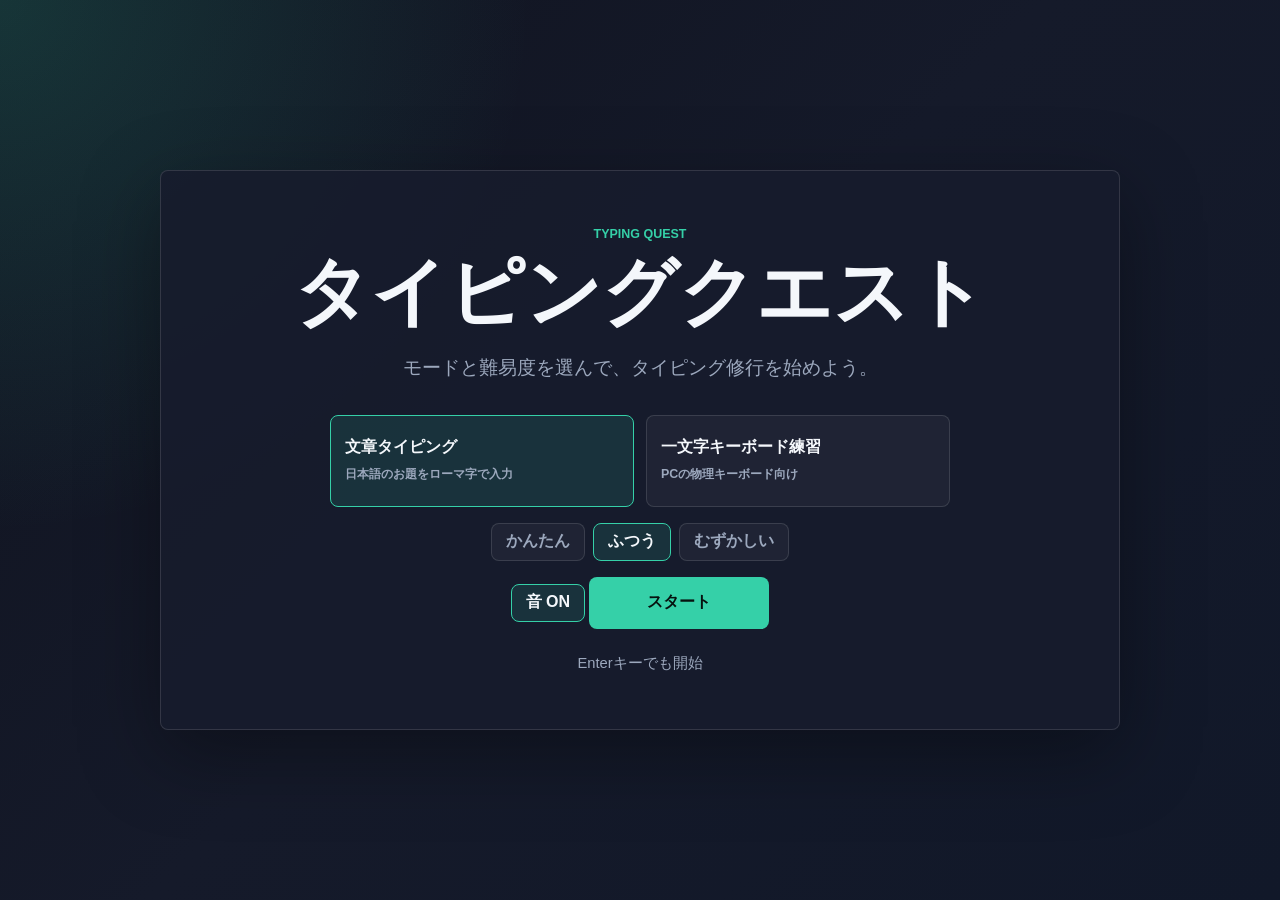
<file: index.html>
<!DOCTYPE html>
<html lang="ja">
<head>
  <meta charset="UTF-8">
  <meta name="viewport" content="width=device-width, initial-scale=1.0">
  <title>&#x30bf;&#x30a4;&#x30d4;&#x30f3;&#x30b0;&#x30af;&#x30a8;&#x30b9;&#x30c8;</title>
  <link rel="stylesheet" href="style.css">
</head>
<body>
  <main class="app-shell">
    <section id="startScreen" class="screen screen-active" aria-labelledby="gameTitle">
      <p class="eyebrow">Typing Quest</p>
      <h1 id="gameTitle">&#x30bf;&#x30a4;&#x30d4;&#x30f3;&#x30b0;&#x30af;&#x30a8;&#x30b9;&#x30c8;</h1>
      <p class="lead">&#x30e2;&#x30fc;&#x30c9;&#x3068;&#x96e3;&#x6613;&#x5ea6;&#x3092;&#x9078;&#x3093;&#x3067;&#x3001;&#x30bf;&#x30a4;&#x30d4;&#x30f3;&#x30b0;&#x4fee;&#x884c;&#x3092;&#x59cb;&#x3081;&#x3088;&#x3046;&#x3002;</p>

      <div class="mode-select" role="radiogroup" aria-label="&#x30e2;&#x30fc;&#x30c9;&#x9078;&#x629e;">
        <button id="phraseModeButton" class="mode-card mode-card-active" type="button" data-mode="phrase" aria-pressed="true">
          <span>&#x6587;&#x7ae0;&#x30bf;&#x30a4;&#x30d4;&#x30f3;&#x30b0;</span>
          <small>&#x65e5;&#x672c;&#x8a9e;&#x306e;&#x304a;&#x984c;&#x3092;&#x30ed;&#x30fc;&#x30de;&#x5b57;&#x3067;&#x5165;&#x529b;</small>
        </button>
        <button id="keyModeButton" class="mode-card" type="button" data-mode="key" aria-pressed="false">
          <span>&#x4e00;&#x6587;&#x5b57;&#x30ad;&#x30fc;&#x30dc;&#x30fc;&#x30c9;&#x7df4;&#x7fd2;</span>
          <small>PC&#x306e;&#x7269;&#x7406;&#x30ad;&#x30fc;&#x30dc;&#x30fc;&#x30c9;&#x5411;&#x3051;</small>
        </button>
      </div>

      <div id="keyFocusSelect" class="focus-select" aria-label="&#x4e00;&#x6587;&#x5b57;&#x30e2;&#x30fc;&#x30c9;&#x306e;&#x7df4;&#x7fd2;&#x30bf;&#x30a4;&#x30d7;" hidden>
        <button class="focus-button focus-button-active" type="button" data-focus="all">&#x5168;&#x4f53;</button>
        <button class="focus-button" type="button" data-focus="home">&#x30db;&#x30fc;&#x30e0;</button>
        <button class="focus-button" type="button" data-focus="left">&#x5de6;&#x624b;</button>
        <button class="focus-button" type="button" data-focus="right">&#x53f3;&#x624b;</button>
      </div>

      <div id="difficultySelect" class="difficulty-select" role="radiogroup" aria-label="&#x96e3;&#x6613;&#x5ea6;&#x9078;&#x629e;">
        <button class="difficulty-button" type="button" data-difficulty="easy" aria-pressed="false">&#x304b;&#x3093;&#x305f;&#x3093;</button>
        <button class="difficulty-button difficulty-button-active" type="button" data-difficulty="normal" aria-pressed="true">&#x3075;&#x3064;&#x3046;</button>
        <button class="difficulty-button" type="button" data-difficulty="hard" aria-pressed="false">&#x3080;&#x305a;&#x304b;&#x3057;&#x3044;</button>
      </div>

      <button id="soundToggleButton" class="sound-toggle" type="button" aria-pressed="true">&#x97f3; ON</button>

      <button id="startButton" class="primary-button" type="button">&#x30b9;&#x30bf;&#x30fc;&#x30c8;</button>
      <p class="hint">Enter&#x30ad;&#x30fc;&#x3067;&#x3082;&#x958b;&#x59cb;</p>
    </section>

    <section id="gameScreen" class="screen" aria-label="&#x30bf;&#x30a4;&#x30d4;&#x30f3;&#x30b0;&#x753b;&#x9762;">
      <div class="status-bar" aria-live="polite">
        <div>
          <span class="status-label">MODE</span>
          <strong id="modeText">&#x6587;&#x7ae0;</strong>
        </div>
        <div>
          <span class="status-label">TIME</span>
          <strong id="timeText">60</strong>
        </div>
        <div>
          <span class="status-label">SCORE</span>
          <strong id="scoreText">0</strong>
        </div>
        <div>
          <span class="status-label">OK</span>
          <strong id="correctText">0</strong>
        </div>
        <div>
          <span class="status-label">MISS</span>
          <strong id="missText">0</strong>
        </div>
        <div>
          <span class="status-label">STAGE</span>
          <strong id="stageText">1</strong>
        </div>
      </div>
      <div class="time-meter" aria-label="&#x6b8b;&#x308a;&#x6642;&#x9593;">
        <span id="timeBar" class="time-bar"></span>
      </div>

      <div class="game-layout">
        <div class="play-area">
          <div id="enemyStage" class="enemy-stage" aria-label="&#x6575;&#x30ad;&#x30e3;&#x30e9;&#x30af;&#x30bf;&#x30fc;">
            <img id="enemySprite" class="enemy-sprite" src="assets/monsters/monster-01.png" alt="&#x30e2;&#x30f3;&#x30b9;&#x30bf;&#x30fc;">
            <div class="enemy-hp" aria-label="&#x30e2;&#x30f3;&#x30b9;&#x30bf;&#x30fc;HP">
              <span id="enemyHpBar" class="enemy-hp-bar"></span>
            </div>
            <span class="enemy-caption">&#x5012;&#x3057;&#x305f;&#x6575; <strong id="defeatedText">0</strong></span>
            <span id="stageNotice" class="stage-notice"></span>
          </div>

          <div id="phraseStage" class="typing-stage">
            <p id="comboAttackText" class="combo-attack" aria-live="polite"></p>
            <p id="phraseText" class="phrase">&#x3042;&#x308a;&#x304c;&#x3068;&#x3046;</p>
            <p id="readingText" class="reading-text"></p>
            <p id="romajiGuide" class="romaji-guide" aria-label="&#x5165;&#x529b;&#x30ac;&#x30a4;&#x30c9;"></p>
            <input
              id="typingInput"
              class="typing-input"
              type="text"
              inputmode="latin"
              autocomplete="off"
              autocapitalize="off"
              spellcheck="false"
              aria-label="&#x30ed;&#x30fc;&#x30de;&#x5b57;&#x5165;&#x529b;&#x6b04;"
            >
          </div>

          <div id="keyStage" class="key-stage" hidden>
            <p class="mobile-note">&#x3053;&#x306e;&#x30e2;&#x30fc;&#x30c9;&#x306f;PC&#x306e;&#x7269;&#x7406;&#x30ad;&#x30fc;&#x30dc;&#x30fc;&#x30c9;&#x7df4;&#x7fd2;&#x5411;&#x3051;&#x3067;&#x3059;&#x3002;</p>
            <p class="key-target-label">&#x62bc;&#x3059;&#x30ad;&#x30fc;</p>
            <p id="keyTarget" class="key-target">A</p>
            <p class="combo-text">COMBO <strong id="comboText">0</strong></p>
            <div id="keyboard" class="keyboard" aria-label="QWERTY&#x30ad;&#x30fc;&#x30dc;&#x30fc;&#x30c9;"></div>
          </div>
        </div>

        <aside class="practice-tip" aria-live="polite">
          <span class="status-label">&#x7df4;&#x7fd2;&#x30e1;&#x30e2;</span>
          <strong id="liveWeakText">-</strong>
        </aside>
      </div>

      <div id="stageClearBanner" class="stage-clear-banner" aria-live="assertive" hidden>
        <span>STAGE CLEAR</span>
        <strong id="stageClearText">10 QUESTS!</strong>
      </div>
    </section>

    <section id="resultScreen" class="screen" aria-labelledby="resultTitle">
      <p class="eyebrow">Result</p>
      <h2 id="resultTitle">&#x7d50;&#x679c;</h2>
      <div class="result-grid">
        <div>
          <span class="status-label">&#x6b63;&#x89e3;&#x6570;</span>
          <strong id="resultCorrect">0</strong>
        </div>
        <div>
          <span class="status-label">&#x30df;&#x30b9;&#x6570;</span>
          <strong id="resultMiss">0</strong>
        </div>
        <div>
          <span class="status-label">&#x6b63;&#x78ba;&#x7387;</span>
          <strong id="resultAccuracy">0%</strong>
        </div>
        <div>
          <span class="status-label">&#x30b9;&#x30b3;&#x30a2;</span>
          <strong id="resultScore">0</strong>
        </div>
        <div>
          <span class="status-label">RANK</span>
          <strong id="rankText">C</strong>
        </div>
        <div id="resultDefeatedRow">
          <span class="status-label">&#x5012;&#x3057;&#x305f;&#x6575;</span>
          <strong id="resultDefeated">0</strong>
        </div>
        <div id="weakKeyRow">
          <span class="status-label">&#x82e6;&#x624b;&#x30ad;&#x30fc;</span>
          <strong id="weakKeyText">-</strong>
        </div>
        <div id="weakRomajiRow" class="wide">
          <span class="status-label">&#x82e6;&#x624b;&#x30ed;&#x30fc;&#x30de;&#x5b57;</span>
          <strong id="weakRomajiText">-</strong>
        </div>
        <div class="wide">
          <span class="status-label">&#x6700;&#x9ad8;&#x30b9;&#x30b3;&#x30a2;</span>
          <strong id="bestScoreText">0</strong>
        </div>
      </div>
      <div class="result-actions">
        <button id="retryButton" class="primary-button" type="button">&#x3082;&#x3046;&#x4e00;&#x5ea6;&#x3084;&#x308b;</button>
        <button id="changeSettingsButton" class="ghost-button" type="button">&#x96e3;&#x6613;&#x5ea6;&#x30fb;&#x30e2;&#x30fc;&#x30c9;&#x5909;&#x66f4;</button>
        <button id="resetBestButton" class="ghost-button" type="button">&#x6700;&#x9ad8;&#x30b9;&#x30b3;&#x30a2;&#x524a;&#x9664;</button>
      </div>
    </section>
  </main>

  <script src="script.js"></script>
</body>
</html>
</file>
<file: style.css>
:root {
  color-scheme: dark;
  --bg: #10131f;
  --panel: #171c2d;
  --panel-strong: #202846;
  --text: #f4f7fb;
  --muted: #9ca8bd;
  --accent: #35d0a8;
  --accent-strong: #20ad8b;
  --danger: #ff647c;
  --warning: #ffd166;
  --line: rgba(255, 255, 255, 0.12);
  --shadow: 0 24px 80px rgba(0, 0, 0, 0.35);
}

* {
  box-sizing: border-box;
}

body {
  min-height: 100vh;
  margin: 0;
  display: grid;
  place-items: center;
  padding: 12px;
  background:
    radial-gradient(circle at top left, rgba(53, 208, 168, 0.18), transparent 34%),
    linear-gradient(135deg, #10131f 0%, #151a2a 48%, #111829 100%);
  color: var(--text);
  font-family: "Segoe UI", "Hiragino Sans", "Yu Gothic UI", "Meiryo", sans-serif;
}

button,
input {
  font: inherit;
}

.app-shell {
  width: min(960px, 100%);
  max-height: calc(100vh - 24px);
  min-height: min(560px, calc(100vh - 24px));
  display: grid;
  place-items: center;
  overflow-y: auto;
  padding: clamp(14px, 2.5vw, 26px);
  border: 1px solid var(--line);
  border-radius: 8px;
  background: rgba(23, 28, 45, 0.88);
  box-shadow: var(--shadow);
}

.screen {
  width: 100%;
  display: none;
  text-align: center;
}

.screen-active {
  display: block;
}

.eyebrow {
  margin: 0 0 12px;
  color: var(--accent);
  font-size: 0.78rem;
  font-weight: 800;
  letter-spacing: 0;
  text-transform: uppercase;
}

h1,
h2 {
  margin: 0;
  line-height: 1.05;
}

h1 {
  font-size: clamp(2.3rem, 7vw, 4.7rem);
}

h2 {
  font-size: clamp(2rem, 6vw, 3.7rem);
}

.lead {
  max-width: 30rem;
  margin: 20px auto 30px;
  color: var(--muted);
  font-size: clamp(1rem, 2.5vw, 1.2rem);
  line-height: 1.7;
}

.hint {
  margin: 14px 0 0;
  color: var(--muted);
  font-size: 0.92rem;
}

.primary-button,
.ghost-button,
.mode-card {
  min-height: 52px;
  border-radius: 8px;
  cursor: pointer;
  font-weight: 800;
  transition: transform 160ms ease, background 160ms ease, border-color 160ms ease;
}

.primary-button {
  border: 0;
  min-width: 180px;
  padding: 0 28px;
  background: var(--accent);
  color: #06120f;
}

.primary-button:hover,
.primary-button:focus-visible {
  background: #45e0b8;
  transform: translateY(-1px);
}

.ghost-button {
  min-width: 150px;
  padding: 0 18px;
  border: 1px solid var(--line);
  background: transparent;
  color: var(--muted);
}

.ghost-button:hover,
.ghost-button:focus-visible {
  border-color: rgba(255, 100, 124, 0.65);
  color: var(--danger);
}

.mode-select {
  display: grid;
  grid-template-columns: repeat(2, minmax(0, 1fr));
  gap: 12px;
  margin: 0 auto 24px;
  max-width: 620px;
}

.focus-select {
  display: flex;
  flex-wrap: wrap;
  justify-content: center;
  gap: 8px;
  margin: -8px auto 22px;
}

.focus-select[hidden] {
  display: none;
}

.focus-button {
  min-height: 38px;
  padding: 0 14px;
  border: 1px solid var(--line);
  border-radius: 8px;
  background: rgba(255, 255, 255, 0.04);
  color: var(--muted);
  cursor: pointer;
  font-weight: 800;
}

.focus-button-active {
  border-color: var(--accent);
  background: rgba(53, 208, 168, 0.12);
  color: var(--text);
}

.difficulty-select {
  display: flex;
  flex-wrap: wrap;
  justify-content: center;
  gap: 8px;
  margin: -8px auto 16px;
}

.difficulty-button,
.sound-toggle {
  min-height: 38px;
  padding: 0 14px;
  border: 1px solid var(--line);
  border-radius: 8px;
  background: rgba(255, 255, 255, 0.04);
  color: var(--muted);
  cursor: pointer;
  font-weight: 800;
}

.difficulty-button-active,
.sound-toggle[aria-pressed="true"] {
  border-color: var(--accent);
  background: rgba(53, 208, 168, 0.12);
  color: var(--text);
}

.sound-toggle {
  margin: 0 auto 18px;
}

.mode-card {
  min-height: 92px;
  padding: 14px;
  border: 1px solid var(--line);
  background: rgba(255, 255, 255, 0.04);
  color: var(--text);
  text-align: left;
}

.mode-card span,
.mode-card small {
  display: block;
}

.mode-card span {
  margin-bottom: 7px;
  font-size: 1rem;
}

.mode-card small {
  color: var(--muted);
  font-size: 0.78rem;
  line-height: 1.5;
}

.mode-card-active {
  border-color: var(--accent);
  background: rgba(53, 208, 168, 0.12);
}

.status-bar,
.result-grid {
  display: grid;
  gap: 10px;
}

.status-bar {
  grid-template-columns: repeat(6, 1fr);
  gap: 7px;
  margin-bottom: 8px;
}

.time-meter {
  width: min(620px, 100%);
  height: 8px;
  overflow: hidden;
  margin: 0 auto clamp(10px, 2.5vw, 18px);
  border: 1px solid rgba(255, 255, 255, 0.16);
  border-radius: 999px;
  background: rgba(255, 255, 255, 0.08);
}

.time-bar {
  display: block;
  width: 100%;
  height: 100%;
  border-radius: inherit;
  background: linear-gradient(90deg, var(--accent), var(--warning));
  transition: width 220ms linear, background 180ms ease;
}

.time-bar.time-low {
  background: linear-gradient(90deg, var(--warning), var(--danger));
}

.game-layout {
  width: 100%;
  display: grid;
  grid-template-columns: minmax(0, 1fr) minmax(128px, 0.25fr);
  align-items: start;
  gap: 12px;
}

.play-area {
  min-width: 0;
}

.practice-tip {
  width: 100%;
  min-height: 104px;
  display: grid;
  align-content: start;
  gap: 8px;
  margin: 0;
  padding: 10px;
  border: 1px solid var(--line);
  border-radius: 8px;
  background: rgba(255, 255, 255, 0.04);
  text-align: left;
}

.practice-tip .status-label {
  margin: 0;
  white-space: nowrap;
}

.practice-tip strong {
  min-width: 0;
  color: var(--warning);
  font-size: 0.86rem;
  line-height: 1.45;
  overflow-wrap: anywhere;
}

.status-bar > div,
.result-grid > div {
  padding: 8px 10px;
  border: 1px solid var(--line);
  border-radius: 8px;
  background: rgba(255, 255, 255, 0.04);
}

.status-label {
  display: block;
  margin-bottom: 5px;
  color: var(--muted);
  font-size: 0.68rem;
  font-weight: 800;
  letter-spacing: 0;
}

.status-bar strong,
.result-grid strong {
  font-size: clamp(1rem, 3vw, 1.45rem);
}

.enemy-stage {
  min-height: 104px;
  display: grid;
  justify-items: center;
  align-items: center;
  gap: 6px;
  margin-bottom: clamp(10px, 2.5vw, 18px);
}

.enemy-stage[hidden] {
  display: none;
}

.enemy-sprite {
  display: inline-block;
  width: min(180px, 38vw);
  height: auto;
  line-height: 1;
  transform-origin: 50% 100%;
  transition: transform 160ms ease, opacity 160ms ease, filter 160ms ease;
  filter: drop-shadow(0 18px 24px rgba(0, 0, 0, 0.32));
  user-select: none;
}

.enemy-sprite.enemy-damaged {
  animation: enemyDamage 140ms ease-out;
}

.enemy-sprite.enemy-defeated {
  opacity: 0;
  filter: grayscale(1) drop-shadow(0 18px 24px rgba(0, 0, 0, 0.18));
  transform: translateY(30px) rotate(16deg) scale(0.7);
}

.enemy-sprite.enemy-spawn {
  animation: enemySpawn 180ms ease-out;
}

.enemy-caption {
  color: var(--muted);
  font-size: 0.82rem;
  font-weight: 700;
}

.stage-notice {
  min-height: 1.4em;
  color: var(--warning);
  font-size: 0.82rem;
  font-weight: 900;
}

.enemy-hp {
  width: min(240px, 70vw);
  height: 10px;
  overflow: hidden;
  border: 1px solid rgba(255, 255, 255, 0.18);
  border-radius: 999px;
  background: rgba(255, 255, 255, 0.08);
}

.enemy-hp-bar {
  display: block;
  width: 100%;
  height: 100%;
  border-radius: inherit;
  background: linear-gradient(90deg, var(--danger), var(--warning));
  transition: width 120ms ease;
}

@keyframes enemySpawn {
  from {
    opacity: 0;
    transform: translateY(-10px) scale(0.84);
  }
  to {
    opacity: 1;
    transform: translateY(0) scale(1);
  }
}

@keyframes enemyDamage {
  0% {
    transform: translateX(0) scale(1);
    filter: brightness(1);
  }
  35% {
    transform: translateX(-5px) scale(1.04);
    filter: brightness(1.45) drop-shadow(0 18px 24px rgba(0, 0, 0, 0.32));
  }
  70% {
    transform: translateX(5px) scale(0.98);
  }
  100% {
    transform: translateX(0) scale(1);
    filter: brightness(1) drop-shadow(0 18px 24px rgba(0, 0, 0, 0.32));
  }
}

.typing-stage {
  display: grid;
  justify-items: center;
  gap: 12px;
}

.combo-attack {
  min-height: 1.6em;
  margin: 0;
  color: var(--warning);
  font-size: clamp(1rem, 3vw, 1.3rem);
  font-weight: 900;
}

.combo-attack.combo-pop {
  animation: comboPop 220ms ease-out;
}

@keyframes comboPop {
  from {
    opacity: 0;
    transform: translateY(8px) scale(0.96);
  }
  to {
    opacity: 1;
    transform: translateY(0) scale(1);
  }
}

.key-stage {
  display: grid;
  justify-items: center;
  gap: 8px;
}

.key-stage[hidden] {
  display: none;
}

.stage-clear-banner {
  position: fixed;
  inset: 50% auto auto 50%;
  z-index: 5;
  width: min(420px, calc(100vw - 32px));
  padding: 18px 22px;
  border: 1px solid rgba(255, 209, 102, 0.7);
  border-radius: 8px;
  background: rgba(12, 16, 27, 0.94);
  box-shadow: 0 20px 70px rgba(0, 0, 0, 0.48);
  color: var(--text);
  text-align: center;
  transform: translate(-50%, -50%);
}

.stage-clear-banner[hidden] {
  display: none;
}

.stage-clear-banner.stage-clear-pop {
  animation: stageClearPop 780ms ease-out;
}

.stage-clear-banner span,
.stage-clear-banner strong {
  display: block;
}

.stage-clear-banner span {
  color: var(--accent);
  font-size: clamp(1.1rem, 4vw, 1.55rem);
  font-weight: 900;
}

.stage-clear-banner strong {
  margin-top: 5px;
  color: var(--warning);
  font-size: clamp(1.5rem, 7vw, 2.45rem);
  font-weight: 900;
}

@keyframes stageClearPop {
  0% {
    opacity: 0;
    transform: translate(-50%, -42%) scale(0.82);
  }
  18% {
    opacity: 1;
    transform: translate(-50%, -50%) scale(1.06);
  }
  72% {
    opacity: 1;
    transform: translate(-50%, -50%) scale(1);
  }
  100% {
    opacity: 0;
    transform: translate(-50%, -58%) scale(0.96);
  }
}

.mobile-note {
  display: none;
  margin: 0;
  color: var(--warning);
  font-size: 0.85rem;
  line-height: 1.5;
}

.key-target-label,
.combo-text {
  margin: 0;
  color: var(--muted);
  font-size: 0.82rem;
  font-weight: 800;
}

.key-target {
  width: min(140px, 36vw);
  aspect-ratio: 1;
  display: grid;
  place-items: center;
  margin: 0;
  border: 2px solid var(--accent);
  border-radius: 8px;
  background: #0c101b;
  color: var(--accent);
  font-size: clamp(3.3rem, 14vw, 5.7rem);
  font-weight: 900;
  line-height: 1;
  text-transform: uppercase;
}

.keyboard {
  width: min(640px, 100%);
  display: grid;
  gap: 5px;
  margin-top: 6px;
}

.keyboard-row {
  display: flex;
  justify-content: center;
  gap: 5px;
}

.key {
  width: clamp(25px, 7vw, 42px);
  aspect-ratio: 1.05;
  display: grid;
  place-items: center;
  border: 1px solid var(--line);
  border-radius: 8px;
  background: rgba(255, 255, 255, 0.05);
  color: var(--text);
  font-family: "Cascadia Mono", "Consolas", monospace;
  font-size: clamp(0.85rem, 3vw, 1.15rem);
  font-weight: 800;
  text-transform: uppercase;
}

.key-home {
  border-color: rgba(255, 209, 102, 0.7);
  background: rgba(255, 209, 102, 0.12);
}

.key-active {
  border-color: var(--accent);
  background: var(--accent);
  color: #06120f;
  box-shadow: 0 0 0 4px rgba(53, 208, 168, 0.14);
}

.phrase {
  min-height: 1.4em;
  margin: 0;
  font-size: clamp(1.8rem, 6.5vw, 3.8rem);
  font-weight: 900;
  line-height: 1.2;
}

.reading-text {
  min-height: 1.4em;
  margin: -10px 0 0;
  color: var(--muted);
  font-size: clamp(0.9rem, 2.5vw, 1.05rem);
  font-weight: 700;
}

.romaji-guide {
  min-height: 1.7em;
  margin: 0;
  color: var(--muted);
  font-size: clamp(1rem, 3.4vw, 1.6rem);
  font-family: "Cascadia Mono", "Consolas", monospace;
  overflow-wrap: anywhere;
}

.guide-correct {
  color: var(--accent);
}

.guide-wrong {
  color: var(--danger);
  text-decoration: underline;
  text-underline-offset: 5px;
}

.guide-rest {
  color: rgba(244, 247, 251, 0.45);
}

.typing-input {
  width: min(640px, 100%);
  min-height: 58px;
  padding: 8px 16px;
  border: 2px solid rgba(255, 255, 255, 0.14);
  border-radius: 8px;
  outline: 0;
  background: #0c101b;
  color: var(--text);
  font-size: clamp(1.2rem, 4vw, 1.75rem);
  font-family: "Cascadia Mono", "Consolas", monospace;
  text-align: center;
}

.typing-input:focus {
  border-color: var(--accent);
  box-shadow: 0 0 0 4px rgba(53, 208, 168, 0.14);
}

.typing-input.is-wrong {
  border-color: var(--danger);
  box-shadow: 0 0 0 4px rgba(255, 100, 124, 0.14);
  animation: inputShake 120ms ease-out;
}

@keyframes inputShake {
  0%, 100% {
    transform: translateX(0);
  }
  35% {
    transform: translateX(-4px);
  }
  70% {
    transform: translateX(4px);
  }
}

.result-grid {
  grid-template-columns: repeat(2, minmax(0, 1fr));
  margin: 28px 0;
}

.result-grid .wide {
  grid-column: 1 / -1;
  background: var(--panel-strong);
}

.result-row-hidden {
  display: none;
}

.result-actions {
  display: flex;
  flex-wrap: wrap;
  justify-content: center;
  gap: 12px;
}

@media (max-width: 760px) {
  .game-layout {
    grid-template-columns: 1fr;
    gap: 8px;
  }

  .practice-tip {
    min-height: 30px;
    grid-template-columns: auto 1fr;
    align-items: center;
    gap: 8px;
    padding: 5px 10px;
    text-align: left;
  }
}

@media (max-width: 620px) {
  body {
    padding: 14px;
  }

  .app-shell {
    max-height: calc(100vh - 28px);
    min-height: calc(100vh - 28px);
    padding: 14px;
  }

  .status-bar {
    grid-template-columns: repeat(2, 1fr);
  }

  .mode-select {
    grid-template-columns: 1fr;
  }

  .mode-card {
    min-height: 78px;
  }
  .mobile-note {
    display: block;
  }

  .typing-input {
    min-height: 64px;
  }
}
</file>
